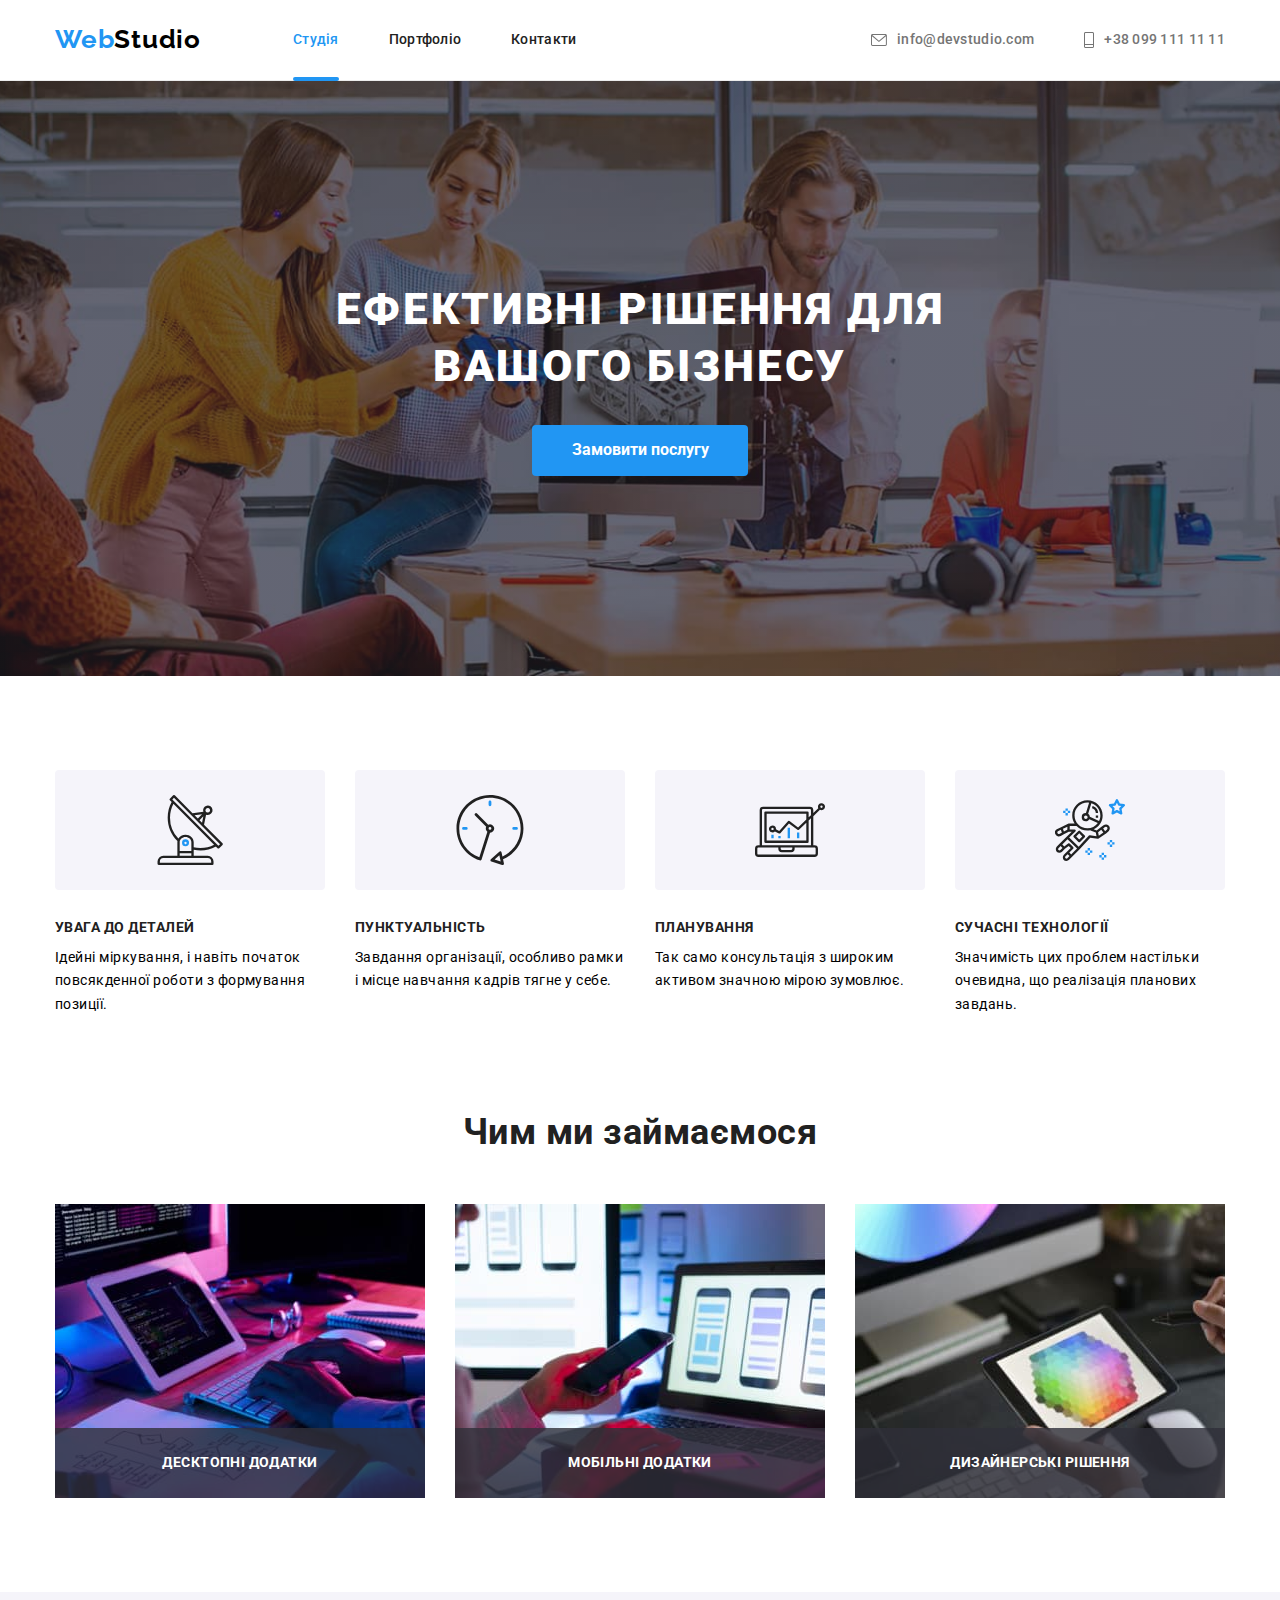
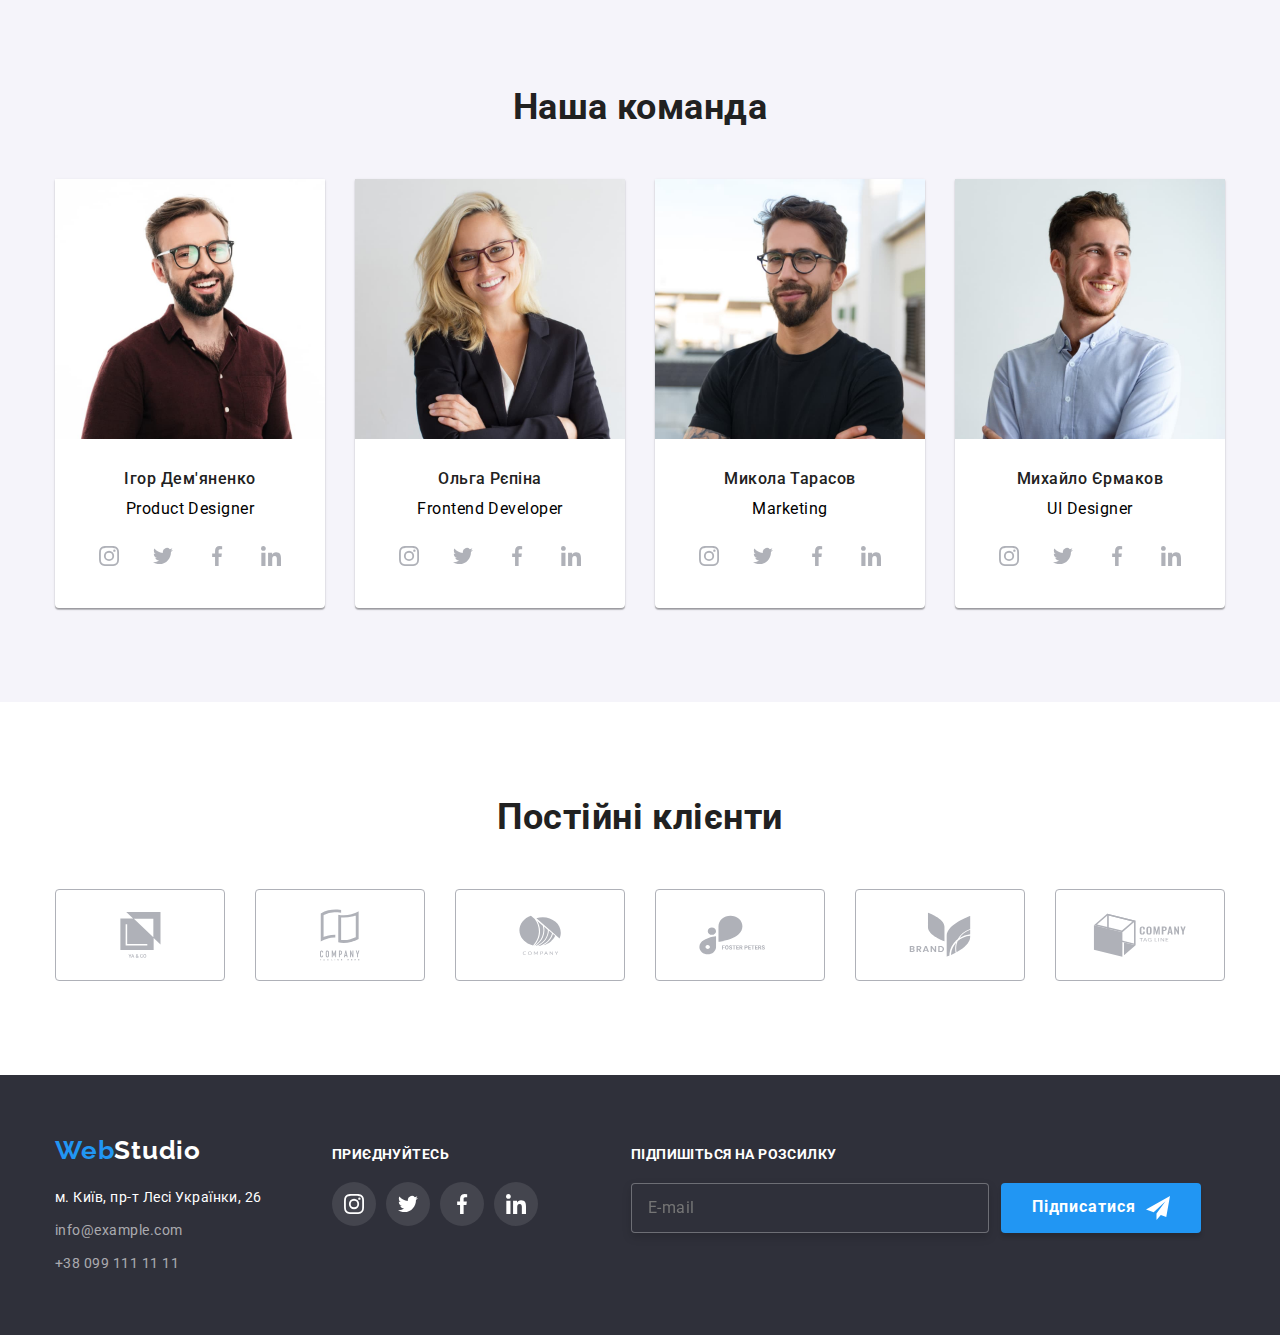
<file: index.html>
<!DOCTYPE html>
<html lang="uk">
<head>
    <meta charset="UTF-8">
    <meta http-equiv="X-UA-Compatible" content="IE=edge">
    <meta name="viewport" content="width=device-width, initial-scale=1.0">
    <title>Студія</title>
    <link rel="preconnect" href="https://fonts.googleapis.com">
    <link rel="preconnect" href="https://fonts.gstatic.com" crossorigin>
    <link href="https://fonts.googleapis.com/css2?family=Raleway:wght@700&family=Roboto:wght@400;500;700;900&display=swap"
        rel="stylesheet">  
    <link rel="stylesheet" href="https://cdnjs.cloudflare.com/ajax/libs/modern-normalize/1.1.0/modern-normalize.min.css">
    <link rel="stylesheet" href="./css/main.min.css">
    <!-- <link rel="stylesheet" href="./css/styles.css"> -->
</head>
<body>
    <header class="page-header">
        <div class="conteiner conteiner--centering">
        <nav class="page-header__nav">
            <a href="./index.html" class="logo">
                <span class="logo__style">Web</span>Studio
            </a>
            <ul class="site-nav">
                <li class="site-nav__item"><a href="./index.html" class="site-nav__link site-nav__link--current">Студія</a></li>
                <li class="site-nav__item"><a href="./portfolio.html" class="site-nav__link">Портфоліо</a></li>
                <li class="site-nav__item"><a href="" class="site-nav__link">Контакти</a></li>
            </ul>
        </nav>
        <ul class="feedback">
            <li class="feedback__item"><a href="info@devstudio.com" class="feedback__link">
                <svg class="feedback__envelope">
                    <use href="./images/sprayt.svg#icon-envelope"></use>
                </svg>info@devstudio.com</a></li>
            <li class="feedback__item"><a href="tel:+380991111111" class="feedback__link">
                <svg class="feedback__smartfon">
                    <use href="./images/sprayt.svg#icon-Vector"></use>
                </svg>+38 099 111 11 11</a></li>
        </ul>
        </div>
    </header>
    <main>
        <section class="hero-section">
            <div class="conteiner">
                <h1 class="hero-section__title">Ефективні рішення для вашого бізнесу</h1>
                <button type="button" class="hero-button" data-modal-open>Замовити послугу</button>
            </div>
        </section>
        <section class="section">
           <div class="conteiner">
            <h2 class="section__title section__title--hidden">Наші переваги</h2>
            <ul class="benefits">
                <li class="benefits__item">
                    <div class="benefits__conteiner">
                        <svg class="benefits__icon">
                            <use href="./images/sprayt.svg#icon-Group"></use>
                        </svg>
                    </div>
                    <h3 class="benefits__title">УВАГА ДО ДЕТАЛЕЙ</h3>
                    <p class="benefits__post">Ідейні міркування, і навіть початок повсякденної роботи з формування позиції.</p>
                </li>
                <li class="benefits__item">
                    <div class="benefits__conteiner">
                        <svg class="benefits__icon">
                            <use href="./images/sprayt.svg#icon-clock"></use>
                        </svg>
                    </div>
                    <h3 class="benefits__title">ПУНКТУАЛЬНІСТЬ</h3>
                    <p class="benefits__post">Завдання організації, особливо рамки і місце навчання кадрів тягне у себе.</p>
                </li>
                <li class="benefits__item">
                    <div class="benefits__conteiner">
                        <svg class="benefits__icon">
                            <use href="./images/sprayt.svg#icon-diagram"></use>
                        </svg>
                    </div>
                    <h3 class="benefits__title">ПЛАНУВАННЯ</h3>
                    <p class="benefits__post">Так само консультація з широким активом значною мірою зумовлює.</p>
                </li>
                <li class="benefits__item">
                    <div class="benefits__conteiner">
                        <svg class="benefits__icon">
                            <use href="./images/sprayt.svg#icon-astronaut"></use>
                        </svg>
                    </div>
                    <h3 class="benefits__title">СУЧАСНІ ТЕХНОЛОГІЇ</h3>
                    <p class="benefits__post">Значимість цих проблем настільки очевидна, що реалізація планових завдань.</p>
                </li>
            </ul>
           </div>
        </section>
        <section class="section">
            <div class="conteiner">
                <h2 class="section__title">Чим ми займаємося</h2>
                <ul class="actings">
                    <li class="actings__item">
                        <div class="actings__container">
                            <img src="./images/pc.jpg" alt="ноутбук" width="370" class="actings__image">
                            <div class="actings__post-container">
                                <p class="actings__post">Десктопні додатки</p>
                            </div>
                        </div>
                    </li>
                    <li class="actings__item">
                        <div class="actings__container">
                            <img src="./images/phone.jpg" alt="телефон" width="370" class="actings__image">
                            <div class="actings__post-container">
                                <p class="actings__post">Мобільні додатки</p>
                            </div>
                        </div>
                    </li>
                    <li class="actings__item">
                        <div class="actings__container">
                            <img src="./images/tablet.jpg" alt="планшет" width="370" class="actings__image">
                            <div class="actings__post-container">
                                <p class="actings__post">Дизайнерські рішення</p>
                            </div>
                        </div>
                    </li>
                </ul>
            </div>
        </section>
        <section class="section section--backgraund">
            <div class="conteiner">
                <h2 class="section__title">Наша команда</h2>
                <ul class="team">
                    <li class="team__item">
                        <img src="images/Ihor.jpg" alt="фото Ігор Дем'яненко" width="270" class="team__image">
                        <h3 class="team__title">Ігор Дем'яненко</h3>
                        <p class="team__post">Product Designer</p>
                        <ul class="social-networks">
                            <li>
                                <a href="" class="social-networks__link">
                                    <svg class="social-networks__icon">
                                        <use href="./images/sprayt.svg#icon-instagram-team"></use>
                                    </svg>
                                </a>
                            </li>
                            <li>
                                <a href="" class="social-networks__link">
                                    <svg class="social-networks__icon">
                                        <use href="./images/sprayt.svg#icon-twitter-team"></use>
                                    </svg>
                                </a>
                            </li>
                            <li>
                                <a href="" class="social-networks__link">
                                    <svg class="social-networks__icon">
                                        <use href="./images/sprayt.svg#icon-facebook-team"></use>
                                    </svg>
                                </a>
                            </li>
                            <li>
                                <a href="" class="social-networks__link">
                                    <svg class="social-networks__icon">
                                        <use href="./images/sprayt.svg#icon-linkedin-team"></use>
                                    </svg>
                                </a>
                            </li>
                        </ul>
                    </li>
                    <li class="team__item">
                        <img src="images/Olha.jpg" alt="фото Ольга Рєпіна" width="270" class="team__image">
                        <h3 class="team__title">Ольга Рєпіна</h3>
                        <p class="team__post">Frontend Developer</p>
                        <ul class="social-networks">
                            <li>
                                <a href="" class="social-networks__link">
                                    <svg class="social-networks__icon">
                                        <use href="./images/sprayt.svg#icon-instagram-team"></use>
                                    </svg>
                                </a>
                            </li>
                            <li>
                                <a href="" class="social-networks__link">
                                    <svg class="social-networks__icon">
                                        <use href="./images/sprayt.svg#icon-twitter-team"></use>
                                    </svg>
                                </a>
                            </li>
                            <li>
                                <a href="" class="social-networks__link">
                                    <svg class="social-networks__icon">
                                        <use href="./images/sprayt.svg#icon-facebook-team"></use>
                                    </svg>
                                </a>
                            </li>
                            <li>
                                <a href="" class="social-networks__link">
                                    <svg class="social-networks__icon">
                                        <use href="./images/sprayt.svg#icon-linkedin-team"></use>
                                    </svg>
                                </a>
                            </li>
                        </ul>
                    </li>
                    <li class="team__item">
                        <img src="images/Koly.jpg" alt="фото Микола Тарасов" width="270" class="team__image">
                        <h3 class="team__title">Микола Тарасов</h3>
                        <p class="team__post">Marketing</p>
                        <ul class="social-networks">
                            <li>
                                <a href="" class="social-networks__link">
                                    <svg class="social-networks__icon">
                                        <use href="./images/sprayt.svg#icon-instagram-team"></use>
                                    </svg>
                                </a>
                            </li>
                            <li>
                                <a href="" class="social-networks__link">
                                    <svg class="social-networks__icon">
                                        <use href="./images/sprayt.svg#icon-twitter-team"></use>
                                    </svg>
                                </a>
                            </li>
                            <li>
                                <a href="" class="social-networks__link">
                                    <svg class="social-networks__icon">
                                        <use href="./images/sprayt.svg#icon-facebook-team"></use>
                                    </svg>
                                </a>
                            </li>
                            <li>
                                <a href="" class="social-networks__link">
                                    <svg class="social-networks__icon">
                                        <use href="./images/sprayt.svg#icon-linkedin-team"></use>
                                    </svg>
                                </a>
                            </li>
                        </ul>
                    <li class="team__item">
                        <img src="images/Misha.jpg" alt="фото Михайло Єрмаков" width="270" class="team__image">
                        <h3 class="team__title">Михайло Єрмаков</h3>
                        <p class="team__post">UI Designer</p>
                        <ul class="social-networks">
                            <li>
                                <a href="" class="social-networks__link">
                                    <svg class="social-networks__icon">
                                        <use href="./images/sprayt.svg#icon-instagram-team"></use>
                                    </svg>
                                </a>
                            </li>
                            <li>
                                <a href="" class="social-networks__link">
                                    <svg class="social-networks__icon">
                                        <use href="./images/sprayt.svg#icon-twitter-team"></use>
                                    </svg>
                                </a>
                            </li>
                            <li>
                                <a href="" class="social-networks__link">
                                    <svg class="social-networks__icon">
                                        <use href="./images/sprayt.svg#icon-facebook-team"></use>
                                    </svg>
                                </a>
                            </li>
                            <li>
                                <a href="" class="social-networks__link">
                                    <svg class="social-networks__icon">
                                        <use href="./images/sprayt.svg#icon-linkedin-team"></use>
                                    </svg>
                                </a>
                            </li>
                        </ul>
                    </li>
                </ul>
            </div>
        </section>
        <section class="section">
            <div class="conteiner">
                <h2 class="section__title">Постійні клієнти</h2>
                <ul class="customers">
                    <li>
                        <a href="" class="customer__link">
                            <svg class="customer__ya-and-co-icon">
                                <use href="./images/sprayt.svg#icon-YA-and-CO"></use>
                            </svg>
                        </a>
                    </li>
                    <li>
                        <a href="" class="customer__link">
                            <svg class="customer__tagline-icon">
                                <use href="./images/sprayt.svg#icon-tagline"></use>
                            </svg>
                        </a>
                    </li>
                    <li>
                        <a href="" class="customer__link">
                            <svg class="customer__company-icon">
                                <use href="./images/sprayt.svg#icon-company"></use>
                            </svg>
                        </a>
                    </li>
                    <li>
                        <a href="" class="customer__link">
                            <svg class="customer__foster-icon">
                                <use href="./images/sprayt.svg#icon-foster"></use>
                            </svg>
                        </a>
                    </li>
                    <li>
                        <a href="" class="customer__link">
                            <svg class="customer__brand-icon">
                                 <use href="./images/sprayt.svg#icon-brand"></use>
                            </svg>
                        </a>
                    </li>
                    <li>
                        <a href="" class="customer__link">
                            <svg class="customer__tag-line-icon">
                                <use href="./images/sprayt.svg#icon-tag-line"></use>
                            </svg>
                        </a>
                    </li>
                </ul>
            </div>
        </section>
    </main>
    <footer class="footer">
        <div class="conteiner conteiner--centering-baseline">
            <div class="address-container">
                <a href="./index.html" class="logo logo--color"><span class="logo__style">Web</span>Studio</a>
                <address>
                    <ul class="footer__section">
                        <li class="footer__item">
                            <a href="https://goo.gl/maps/1Dg9ZGH78BXYVgJ18" target="_blank" rel="noreferer noopener nofollow"
                                class="footer__link footer__link--color">м. Київ, пр-т Лесі
                                Українки, 26
                            </a>
                        </li>
                        <li class="footer__item">
                            <a href="info@example.com" class="footer__link">info@example.com</a>
                        </li>
                        <li class="footer__item">
                            <a href="tel:+380991111111" class="footer__link">+38 099 111 11 11</a>
                        </li>
                    </ul>
                </address>
            </div>
            <div class="footer-subscribe">
                <h2 class="footer-subscribe__title">приєднуйтесь</h2>
                <ul class="networks">
                <li>
                    <a href="" class="networks__link">
                        <svg class="networks__icon">
                            <use href="./images/sprayt.svg#icon-instagram"></use>
                        </svg>
                    </a>
                </li>
                <li>
                    <a href="" class="networks__link">
                        <svg class="networks__icon">
                            <use href="./images/sprayt.svg#icon-twitter"></use>
                        </svg>
                    </a>
                </li>
                <li>
                    <a href="" class="networks__link">
                        <svg class="networks__icon">
                            <use href="./images/sprayt.svg#icon-facebook"></use>
                        </svg>
                    </a>
                </li>
                <li>
                    <a href="" class="networks__link">
                        <svg class="networks__icon">
                            <use href="./images/sprayt.svg#icon-linkedin"></use>
                        </svg>
                    </a>
                </li>
                </ul>
            </div>
            <div class="form-conteiner">
                <p class="form-conteiner__post">Підпишіться на розсилку</p>
                <form class="footer-form">
                    <label>
                        <input type="email" name="mail" placeholder="E-mail" class="footer-form__input">
                    </label>
                    <button type="button" class="footer-button">Підписатися
                        <svg class="footer-button__icon">
                            <use href="./images/sprayt.svg#icon-send"></use>
                        </svg>
                    </button>
                </form>
            </div>
        </div>
    </footer>
<!-- BACKDROP -->
    <div class="backdrop is-hidden" data-modal>
        <div class="modal">
            <button class="button-close" data-modal-close>
                <svg class="button-close__icon">
                    <use href="./images/sprayt.svg#icon-close"></use>
                </svg>
            </button>
            <p class="modal__post">Залиште свої дані, ми вам передзвонимо</p>
            <form class="fildset">
                <div class="fildset__form-field">
                    <label for="name" class="fildset__label">Ім'я</label>
                    <input type="text" name="name" id="name" class="fildset__input">
                    <span class="fildset__icon">
                        <svg class="fildset__name-icon">
                            <use href="./images/sprayt.svg#icon-name"></use>
                        </svg>
                    </span>
                </div>

                <div class="fildset__form-field">
                    <label for="phone" class="fildset__label">Телефон</label>
                    <input type="tel" name="phone" id="phone" class="fildset__input">
                    <span class="fildset__icon">
                        <svg class="fildset__namber-icon">
                            <use href="./images/sprayt.svg#icon-namber"></use>
                        </svg>
                    </span>
                </div>

                <div class="fildset__form-field">
                    <label for="email" class="fildset__label">Пошта</label>
                    <input type="email" name="mail" id="email" class="fildset__input">
                    <span class="fildset__icon">
                        <svg class="fildset__email-icon">
                            <use href="./images/sprayt.svg#icon-email"></use>
                        </svg>
                    </span>
                </div>

                <div class="fildset-comment">
                    <label for="feedback" class="fildset-comment__label">Коментар</label>
                    <textarea name="feedback" id="feedback" rows="10" placeholder="Введіть текст" class="fildset-comment__textarea"></textarea>
                </div>
                
                <label class="check-mark">
                    <input class="check-mark__checkbox" type="checkbox" name="topic" value="agree">
                    <span class="check-mark__icon"></span>
                    Погоджуюся з розсилкою та приймаю
                    <a href="" class="check-mark__link">Умови договору</a>
                </label>
                
                <button type="submit" class="form-button">Відправити</button>
            </form>
            
        </div>
    </div>
    
    <script src="./js/modal.js"></script>
</body>
</html>
</file>
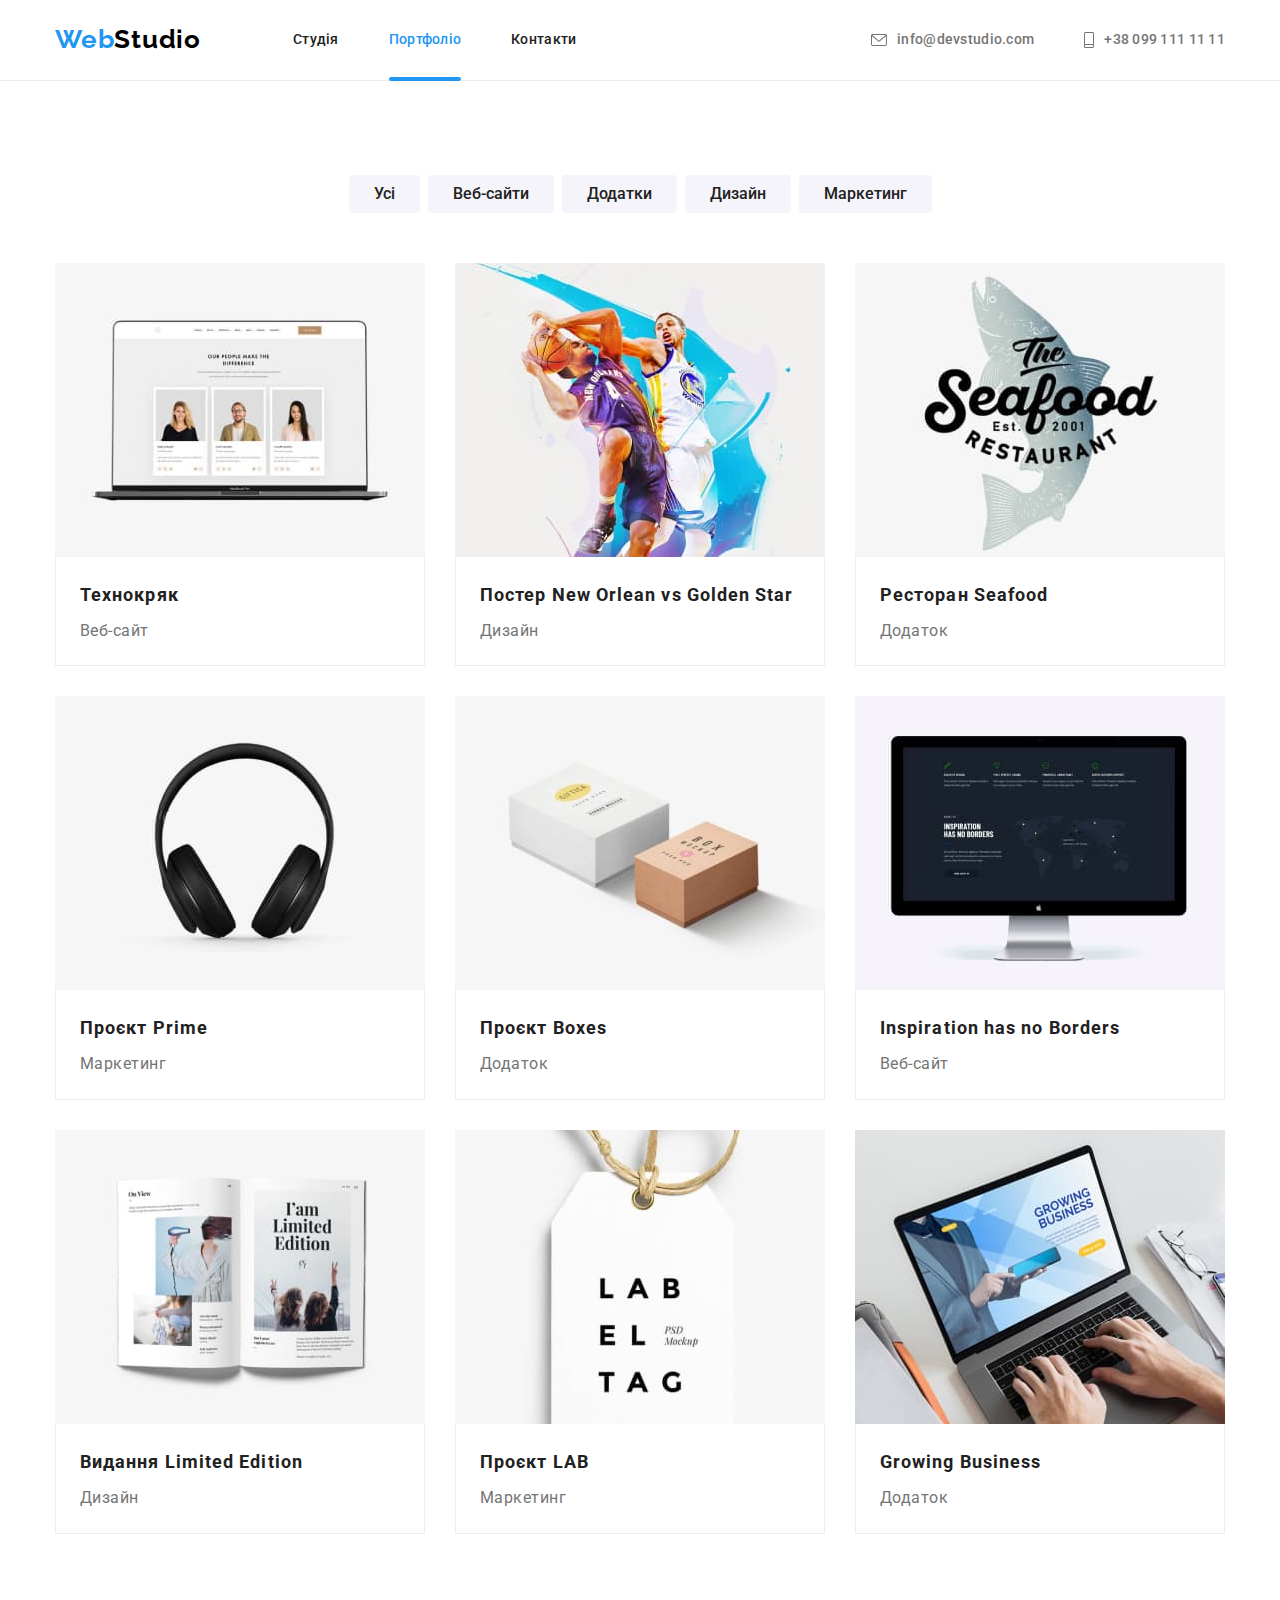
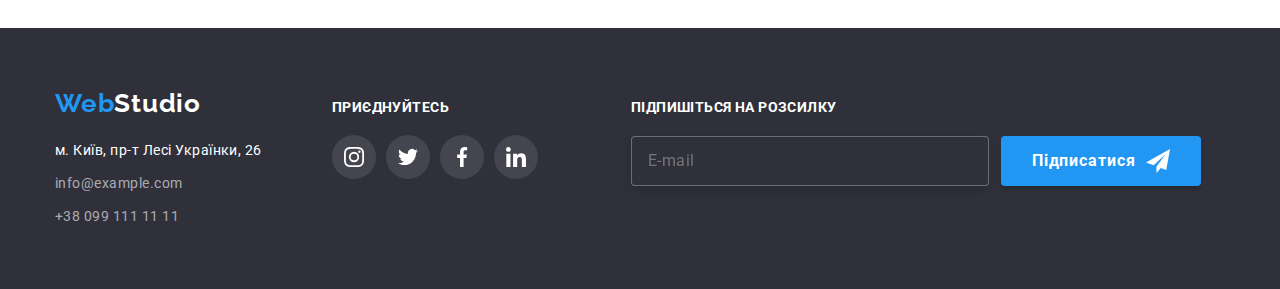
<file: portfolio.html>
<!DOCTYPE html>
<html lang="uk">
<head>
    <meta charset="UTF-8">
    <meta http-equiv="X-UA-Compatible" content="IE=edge">
    <meta name="viewport" content="width=device-width, initial-scale=1.0">
    <title>Portfolio</title>
    <link rel="preconnect" href="https://fonts.googleapis.com">
    <link rel="preconnect" href="https://fonts.gstatic.com" crossorigin>
    <link href="https://fonts.googleapis.com/css2?family=Raleway:wght@700&family=Roboto:wght@400;500;700;900&display=swap"
        rel="stylesheet">
    <link rel="stylesheet" href="https://cdnjs.cloudflare.com/ajax/libs/modern-normalize/1.1.0/modern-normalize.min.css">
    <link rel="stylesheet" href="./css/main.min.css">
    <!-- <link rel="stylesheet" href="./css/styles.css"> -->
</head>
<body class="page">
    <header class="page-header">
        <div class="conteiner conteiner--centering">
            <nav class="page-header__nav">
                <a href="./index.html" class="logo">
                    <span class="logo__style">Web</span>Studio
                </a>
                <ul class="site-nav">
                    <li class="site-nav__item"><a href="./index.html" class="site-nav__link">Студія</a></li>
                    <li class="site-nav__item"><a href="./portfolio.html" class="site-nav__link site-nav__link--current">Портфоліо</a></li>
                    <li class="site-nav__item"><a href="" class="site-nav__link">Контакти</a></li>
                </ul>
            </nav>
            <ul class="feedback">
                <li class="feedback__item"><a href="info@devstudio.com" class="feedback__link">
                        <svg class="feedback__envelope">
                            <use href="./images/sprayt.svg#icon-envelope"></use>
                        </svg>info@devstudio.com</a></li>
                <li class="feedback__item"><a href="tel:+380991111111" class="feedback__link">
                        <svg class="feedback__smartfon">
                            <use href="./images/sprayt.svg#icon-Vector"></use>
                        </svg>+38 099 111 11 11</a></li>
            </ul>
        </div>
    </header>
    <main>
        <section class="section">
            <div class="conteiner">
                <h1 class="section__title section__title--hidden">Наші роботи</h1>
                <ul class="button-list">
                    <li class="button-list__item"><button type="button" class="button-list__button">Усі</button></li>
                    <li class="button-list__item"><button type="button" class="button-list__button">Веб-сайти</button></li>
                    <li class="button-list__item"><button type="button" class="button-list__button">Додатки</button></li>
                    <li class="button-list__item"><button type="button" class="button-list__button">Дизайн</button></li>
                    <li class="button-list__item"><button type="button" class="button-list__button">Маркетинг</button></li>
                </ul>
                <ul class="examples">
                    <li class="examples__item">
                        <a href="" class="examples__link">
                            <div class="examples__thumb">
                                <img src="./images/project.jpg" alt="Технокряк" width="370" class="examples__image">
                                <div class="examples__overlay">
                                    <div class="examples__text-conteiner">
                                        <p class="examples__text">Ресурс пропонує комплексні пропозиції з різним рівнем функціоналу та сервісів. Все це
                                            дозволить відвідувачу отримати
                                            вичерпні відомості про компанію чи приватну особу.</p>
                                    </div>
                                </div>
                            </div>
                            <div class="examples__container">
                                <h2 class="examples__title">Технокряк</h2>
                                <p class="examples__post">Веб-сайт</p>
                            </div>
                        </a>
                    </li>
                    <li class="examples__item">
                        <a href="" class="examples__link">
                            <div class="examples__thumb">
                                <img src="./images/poster.jpg" alt="Постер" width="370" class="examples__image">
                                <div class="examples__overlay">
                                    <div class="examples__text-conteiner">
                                        <p class="examples__text">Ресурс пропонує комплексні пропозиції з різним рівнем функціоналу та сервісів. Все
                                            це
                                            дозволить відвідувачу отримати
                                            вичерпні відомості про компанію чи приватну особу.</p>
                                    </div>
                                </div>
                            </div>
                            <div class="examples__container">
                                <h2 class="examples__title">Постер New Orlean vs Golden Star</h2>
                                <p class="examples__post">Дизайн</p>
                            </div>
                        </a>
                    </li>
                    <li class="examples__item">
                        <a href="" class="examples__link">
                            <div class="examples__thumb">
                                <img src="./images/fish.jpg" alt="Ресторан" width="370" class="examples__image">
                                <div class="examples__overlay">
                                    <div class="examples__text-conteiner">
                                        <p class="examples__text">Ресурс пропонує комплексні пропозиції з різним рівнем функціоналу та сервісів. Все
                                            це
                                            дозволить відвідувачу отримати
                                            вичерпні відомості про компанію чи приватну особу.</p>
                                    </div>
                                </div>
                            </div>
                            <div class="examples__container">
                                <h2 class="examples__title">Ресторан Seafood</h2>
                                <p class="examples__post">Додаток</p>
                            </div>
                        </a>
                    </li>
                    <li class="examples__item">
                        <a href="" class="examples__link">
                            <div class="examples__thumb">
                                <img src="./images/hedphone.jpg" alt="Проєкт Prime" width="370" class="examples__image">
                                <div class="examples__overlay">
                                    <div class="examples__text-conteiner">
                                        <p class="examples__text">Ресурс пропонує комплексні пропозиції з різним рівнем функціоналу та сервісів. Все
                                            це
                                            дозволить відвідувачу отримати
                                            вичерпні відомості про компанію чи приватну особу.</p>
                                    </div>
                                </div>
                            </div>
                            <div class="examples__container">
                                <h2 class="examples__title">Проєкт Prime</h2>
                                <p class="examples__post">Маркетинг</p>
                            </div>
                        </a>
                    </li>
                    <li class="examples__item">
                        <a href="" class="examples__link">
                            <div class="examples__thumb">
                                <img src="./images/box.jpg" alt="Проєкт Boxes" width="370" class="examples__image">
                                <div class="examples__overlay">
                                    <div class="examples__text-conteiner">
                                        <p class="examples__text">Ресурс пропонує комплексні пропозиції з різним рівнем функціоналу та сервісів. Все
                                            це
                                            дозволить відвідувачу отримати
                                            вичерпні відомості про компанію чи приватну особу.</p>
                                    </div>
                                </div>
                            </div>
                            <div class="examples__container">
                                <h2 class="examples__title">Проєкт Boxes</h2>
                                <p class="examples__post">Додаток</p>
                            </div>
                        </a>
                    </li>
                    <li class="examples__item">
                        <a href="" class="examples__link">
                            <div class="examples__thumb">
                                <img src="./images/monitor.jpg" alt="Inspiration has no Borders" width="370" class="examples__image">
                                <div class="examples__overlay">
                                    <div class="examples__text-conteiner">
                                        <p class="examples__text">Ресурс пропонує комплексні пропозиції з різним рівнем функціоналу та сервісів. Все
                                            це
                                            дозволить відвідувачу отримати
                                            вичерпні відомості про компанію чи приватну особу.</p>
                                    </div>
                                </div>
                            </div>
                            <div class="examples__container">
                                <h2 class="examples__title">Inspiration has no Borders</h2>
                                <p class="examples__post">Веб-сайт</p>
                            </div>
                        </a>
                    </li>
                    <li class="examples__item">
                        <a href="" class="examples__link">
                            <div class="examples__thumb">
                                <img src="./images/book.jpg" alt="Видання Limited Edition" width="370" class="examples__image">
                                <div class="examples__overlay">
                                    <div class="examples__text-conteiner">
                                        <p class="examples__text">Ресурс пропонує комплексні пропозиції з різним рівнем функціоналу та сервісів. Все
                                            це
                                            дозволить відвідувачу отримати
                                            вичерпні відомості про компанію чи приватну особу.</p>
                                    </div>
                                </div>
                            </div>
                            <div class="examples__container">
                                <h2 class="examples__title">Видання Limited Edition</h2>
                                <p class="examples__post">Дизайн</p>
                            </div>
                        </a>
                    </li>
                    <li class="examples__item">
                        <a href="" class="examples__link">
                            <div class="examples__thumb">
                                <img src="./images/tag.jpg" alt="Проєкт LAB" width="370" class="examples__image">
                                <div class="examples__overlay">
                                    <div class="examples__text-conteiner">
                                        <p class="examples__text">Ресурс пропонує комплексні пропозиції з різним рівнем функціоналу та сервісів. Все
                                            це
                                            дозволить відвідувачу отримати
                                            вичерпні відомості про компанію чи приватну особу.</p>
                                    </div>
                                </div>
                            </div>
                            <div class="examples__container">
                                <h2 class="examples__title">Проєкт LAB</h2>
                                <p class="examples__post">Маркетинг</p>
                            </div>
                        </a>
                    </li>
                    <li class="examples__item">
                        <a href="" class="examples__link">
                            <div class="examples__thumb">
                                <img src="./images/notebook.jpg" alt="Growing Business" width="370" class="examples__image">
                                <div class="examples__overlay">
                                    <div class="examples__text-conteiner">
                                        <p class="examples__text">Ресурс пропонує комплексні пропозиції з різним рівнем функціоналу та сервісів. Все
                                            це
                                            дозволить відвідувачу отримати
                                            вичерпні відомості про компанію чи приватну особу.</p>
                                    </div>
                                </div>
                            </div>
                            <div class="examples__container">
                                <h2 class="examples__title">Growing Business</h2>
                                <p class="examples__post">Додаток</p>
                            </div>
                        </a>
                    </li>
                </ul>
            </div>
        </section>
    </main>
    <footer class="footer">
        <div class="conteiner conteiner--centering-baseline">
            <div class="address-container">
                <a href="./index.html" class="logo logo--color"><span class="logo__style">Web</span>Studio</a>
                <address>
                    <ul class="footer__section">
                        <li class="footer__item">
                            <a href="https://goo.gl/maps/1Dg9ZGH78BXYVgJ18" target="_blank"
                                rel="noreferer noopener nofollow" class="footer__link footer__link--color">м. Київ, пр-т
                                Лесі
                                Українки, 26
                            </a>
                        </li>
                        <li class="footer__item">
                            <a href="info@example.com" class="footer__link">info@example.com</a>
                        </li>
                        <li class="footer__item">
                            <a href="tel:+380991111111" class="footer__link">+38 099 111 11 11</a>
                        </li>
                    </ul>
                </address>
            </div>
            <div class="footer-subscribe">
                <h2 class="footer-subscribe__title">приєднуйтесь</h2>
                <ul class="networks">
                    <li>
                        <a href="" class="networks__link">
                            <svg class="networks__icon">
                                <use href="./images/sprayt.svg#icon-instagram"></use>
                            </svg>
                        </a>
                    </li>
                    <li>
                        <a href="" class="networks__link">
                            <svg class="networks__icon">
                                <use href="./images/sprayt.svg#icon-twitter"></use>
                            </svg>
                        </a>
                    </li>
                    <li>
                        <a href="" class="networks__link">
                            <svg class="networks__icon">
                                <use href="./images/sprayt.svg#icon-facebook"></use>
                            </svg>
                        </a>
                    </li>
                    <li>
                        <a href="" class="networks__link">
                            <svg class="networks__icon">
                                <use href="./images/sprayt.svg#icon-linkedin"></use>
                            </svg>
                        </a>
                    </li>
                </ul>
            </div>
            <div class="form-conteiner">
                <p class="form-conteiner__post">Підпишіться на розсилку</p>
                <form class="footer-form">
                    <label>
                        <input type="email" name="mail" placeholder="E-mail" class="footer-form__input">
                    </label>
                    <button type="button" class="footer-button">Підписатися
                        <svg class="footer-button__icon">
                            <use href="./images/sprayt.svg#icon-send"></use>
                        </svg>
                    </button>
                </form>
            </div>
        </div>
    </footer>
</body>
</html>
</file>
<file: css/styles.css>
:root{
    --primary-text-color: #757575;
    --title-text-color: #212121;
    --acent-color: #2196F3;
    --primary-bcg-color: #ffffff;

}
/* html{
    box-sizing: border-box;
}
*,
*::before,
*::after {
    box-sizing: inherit;
} */
h1, h2, h3, p, ul{
    margin: 0px;
    padding: 0px;
}
.page-header {
    background-color: var(--primary-bcg-color);
    border-bottom: 1px solid #ECECEC;
}
.conteiner{
    margin-left: auto;
    margin-right: auto;
    padding-left: 15px;
    padding-right: 15px;
    width: 1200px;
}
.conteiner--centering{
    display: flex;
    align-items: center;
    
}
.page-header__nav{
    display: flex;
    align-items: center;
}
.logo{
    width: 145px;
    font-family: 'Raleway';
    font-weight: 700;
    font-size: 26px;
    line-height: 1.2;
    color: #000000;
    text-decoration: none;
}
.logo--color{
    display: inline-block;
    margin-bottom: 20px;

    color: var(--primary-bcg-color);
}
.logo__style {
    color: var(--acent-color);
}
.logo:focus{
    color: var(--acent-color);
}
.site-nav {
    display: flex;
    list-style: none;
    margin-left: 93px;

}
.site-nav__item+.site-nav__item {
    margin-left: 50px;
}
.site-nav__link{
    display: block;
    padding-top: 32px;
    padding-bottom: 32px;

    color: var(--title-text-color);
    font-weight: 500;
    font-size: 14px;
    line-height: 1.1;
    letter-spacing: 0.02em;
    text-decoration: none;

    position: relative;

    transition: color 250ms cubic-bezier(0.4, 0, 0.2, 1);
}
.site-nav__link:hover,
.site-nav__link:focus,
.site-nav__link--current{
    color: var(--acent-color);
}
.site-nav__link--current::after{
    position: absolute;
    left: 0;
    bottom: -1px;
    display: block;
    content: " ";
    width: 100%;
    height: 4px;
    background-color: var(--acent-color);
    border-radius: 2px;
}
.feedback {
    display: flex;
    margin-left: auto;

    list-style: none;
}
.feedback__item+.feedback__item{
    margin-left: 50px;
}
.feedback__link{
    display: inline-flex;
    align-items: center;
    padding-top: 32px;
    padding-bottom: 32px;

    color: #757575;
    font-weight: 500;
    font-size: 14px;
    line-height: 1.1;
    letter-spacing: 0.02em;
    text-decoration: none;

    transition: color 250ms cubic-bezier(0.4, 0, 0.2, 1);
}
.feedback__link:hover,
.feedback__link:focus{
    color: var(--acent-color);
}
.feedback__envelope{
    width: 16px;
    height: 12px;
    margin-right: 10px;
    fill: currentColor;
}
.feedback__smartfon{
    width: 10px;
    height: 16px;
    margin-right: 10px;
    fill: currentColor;
}


/*body*/

body{
    background-color: var(--primary-bcg-color);
    color: var(--primary-text-color);
    font-family: 'Roboto', sans-serif;
    font-style: normal;
    font-weight: 400;
    letter-spacing: 0.03em;
}   

/*секція герой*/
.hero-section{
    max-width: 1600px;
    background-image: linear-gradient(
        to right,
        rgba(47, 48, 58, 0.4),
        rgba(47, 48, 58, 0.4)
        ), url(../images/hero-img-bg.jpg);
    background-repeat: no-repeat;
    background-position: center;
    background-size: cover;

    margin-left: auto;
    margin-right: auto;
    padding-top: 200px;
    padding-bottom: 200px;

    background-color: #2F303A;
    text-align: center;
}
.hero-section__title{
    margin-left: auto;
    margin-right: auto;
    margin-bottom: 30px;
    width: 696px;

    color: var(--primary-bcg-color);
    font-weight: 900;
    font-size: 44px;
    line-height: 1.3;
    letter-spacing: 0.06em;
    text-transform: uppercase;
}
.hero-button{
    border: 1px solid transparent;
    display: inline-block;
    border-radius: 4px;
    padding: 10px 32px;
    min-width: 216px;

    background-color: var(--acent-color);
    color: var(--primary-bcg-color);
    font-weight: 700;
    font-size: 16px;
    line-height: 1.8;
    cursor: pointer;
}
.hero-button:hover,
.hero-button:focus{
    color: var(--primary-bcg-color);
}
/*заголовки секцій*/
.section{
    padding-top: 94px;
    padding-bottom: 94px;
}
.section__title{
    margin-bottom: 50px;

    color: var(--title-text-color);
    font-weight: 700;
    font-size: 36px;
    line-height: 1.2;
    text-align: center;
}
.section__title--hidden{
    display: none;
}
/*перелік переваг*/
.benefits{
    display: flex;

    list-style: none;
}
.benefits__item+ .benefits__item{
    margin-left: 30px;
}
.benefits__conteiner{
    display: inline-flex;
    justify-content: center;
    align-items: center;
    width: 270px;
    height: 120px;
    background: #F5F4FA;
    border-radius: 4px;
    margin-bottom: 30px;
}
.benefits__icon{
    width: 70px;
    height: 70px;
}
.benefits__title{
    margin-bottom: 10px;

    color: var(--title-text-color);
    font-weight: 700;
    font-size: 14px;
    line-height: 1.1;
}
.benefits__post{
    font-size: 14px;
    line-height: 1.7;
}
/* what we do*/
.section:nth-child(3) {
    padding-top: 0px;
}
.actings{
    display: flex;
    list-style: none;
    
}
.actings__item+ .actings__item{
    margin-left: 30px;
}
.actings__container {
    position: relative;
}
.actings__image{
    display: block;
    max-width: 100%;
    height: auto;
}
.actings__post{
    font-weight: 700;
    font-size: 14px;
    line-height: 1.14;
    letter-spacing: 0.03em;
    text-transform: uppercase;
    color: var(--primary-bcg-color);
}
.actings__post-container{
    position: absolute;
    bottom: 0;
    left: 0;
    background-color: rgba(47, 48, 58, 0.8);
    width: 370px;
    height: 70px;
    display: flex;
    justify-content: center;
    align-items: center;
}
/*Team section*/
.section--backgraund {
    background-color: #F5F4FA;
}
.team{
    display: flex;
    list-style: none;
}
.team__item{
    display: inline-block;
    background-color: var(--primary-bcg-color);
    box-shadow: 0px 1px 3px rgba(0, 0, 0, 0.12), 0px 1px 1px rgba(0, 0, 0, 0.14), 0px 2px 1px rgba(0, 0, 0, 0.2);
    border-radius: 0px 0px 4px 4px;
}
.team__item+ .team__item{
    margin-left: 30px;
}
.team__image{
    display: block;
    max-width: 100%;
    height: auto;
}
.team__title{
    padding-top: 30px;
    margin-bottom: 10px;
    text-align: center;

    color: var(--title-text-color);
    font-weight: 500;
    font-size: 16px;
    line-height: 1.2;
}
.team__post{
    margin-bottom: 16px;
    text-align: center;

    font-size: 16px;
    line-height: 1.2;
}
.social-networks{
    display: flex;
    list-style: none;
    justify-content: center;
    column-gap: 10px;
    padding-bottom: 30px;
}
.social-networks__link{
    display: inline-flex;
    justify-content: center;
    align-items: center;
    width: 44px;
    height: 44px;
    color: #AFB1B8;
    border: 0;
    border-radius: 50%;
    background-color: var(--primary-bcg-color);

    transition: color 250ms cubic-bezier(0.4, 0, 0.2, 1),
    background-color 250ms cubic-bezier(0.4, 0, 0.2, 1);
}
.social-networks__link:hover,
.social-networks__link:focus{
    color: #fff;
    background-color: var(--acent-color);
}
.social-networks__icon{
    width: 20px;
    height: 20px;
    fill: currentColor;
}
/* customers section */
.customers{
    display: flex;
    list-style: none;
    justify-content: center;
    column-gap: 30px;
}
.customer__link{
    display: inline-flex;
    justify-content: center;
    align-items: center;
    width: 170px;
    height: 92px;
    color: #AFB1B8;
    border: 1px solid #AFB1B8;
    border-radius: 4px;

    transition: color 250ms cubic-bezier(0.4, 0, 0.2, 1),
    border-color 250ms cubic-bezier(0.4, 0, 0.2, 1);
}
.customer__link:hover,
.customer__link:focus{
    color: var(--acent-color);
    border-color: var(--acent-color);
}
.customer__ya-and-co-icon{
    width: 41px;
    height: 46px;
    fill: currentColor;
}
.customer__tagline-icon{
    width: 40px;
    height: 52px;
    fill: currentColor;
}
.customer__company-icon{
    width: 44px;
    height: 40px;
    fill: currentColor;
}
.customer__foster-icon{
    width: 84px;
    height: 40px;
    fill: currentColor;
}
.customer__brand-icon{
    width: 62.54px;
    height: 45.43px;
    fill: currentColor;
}
.customer__tag-line-icon{
    width: 94px;
    height: 44px;
    fill: currentColor;
}
/*footer*/
.footer{
    padding-top: 60px;
    padding-bottom: 60px;
    background-color: #2F303A;
}
.conteiner--centering-baseline{
    display: flex;
    align-items: baseline;
}
/* .footer-logo {
    display: inline-block;
    margin-bottom: 20px;
    width: 145px;

    font-family: 'Raleway';
    font-style: normal;
    font-weight: 700;
    font-size: 26px;
    line-height: 1.2;
    letter-spacing: 0.03em;
    text-decoration: none;
    color: var(--primary-bcg-color);
}
.footer-logo:focus {
    color: var(--acent-color);
} */
.footer__section{
    list-style: none;
}
.footer__item {
    margin-bottom: 9px;
}

.footer__item:last-child {
    margin-bottom: 0px;
}
.footer__link{
    color: rgba(255, 255, 255, 0.6);
    font-size: 14px;
    line-height: 1.7;
    text-decoration: none;
    font-style: normal;
    
    transition: color 250ms cubic-bezier(0.4, 0, 0.2, 1);
}
.footer__link--color{
    color: var(--primary-bcg-color);
}
.footer__link:hover,
.footer__link:focus{
    color: var(--acent-color);
}

/* Second container */

.footer-subscribe{
    margin-left: 70px;
    width: 206px;
    height: 80px;
}
.footer-subscribe__title{
    margin-bottom: 20px;

    font-weight: 700;
    font-size: 14px;
    line-height: 16px;
    letter-spacing: 0.03em;
    text-transform: uppercase;

    color: #FFFFFF;
}
.networks{
    display: flex;
    list-style: none;
    justify-content: space-between;
}
.networks__link{
    display: inline-flex;
    justify-content: center;
    align-items: center;
    width: 44px;
    height: 44px;
    border: 0;
    border-radius: 50%;
    background-color: rgba(255, 255, 255, 0.1);

    transition: background-color 250ms cubic-bezier(0.4, 0, 0.2, 1);
}
.networks__link:hover,
.networks__link:focus{
    background-color: var(--acent-color);
}
.networks__icon{
    width: 20px;
    height: 20px;
}

/* Third conteiner */

.form-conteiner{
    margin-left: 93px;
}
.form-conteiner__post{
    margin-bottom: 20px;

    font-weight: 700;
    font-size: 14px;
    line-height: 1.14;
    letter-spacing: 0.03em;
    text-transform: uppercase;
    
    color: #FFFFFF;
}
.footer-form{
    display: flex;
    align-items: center;
}
.footer-form__input{
    padding-left: 16px;

    width: 358px;
    height: 50px;

    letter-spacing: 0.03em;
    color: rgba(255, 255, 255, 0.6);

    background-color: #2F303A;
    border: 1px solid rgba(255, 255, 255, 0.3);
    filter: drop-shadow(0px 4px 4px rgba(0, 0, 0, 0.15));
    border-radius: 4px;
    outline: none;
}
.footer-button{
    display: inline-flex;
    justify-content: center;
    align-items: center;
    margin-left: 12px;
    
    width: 200px;
    height: 50px;
    background-color: var(--acent-color);
    box-shadow: 0px 4px 4px rgba(0, 0, 0, 0.15);
    border-radius: 4px;
    border: 1px solid transparent;
    cursor: pointer;

    font-weight: 700;
    font-size: 16px;
    line-height: 1.8;
    letter-spacing: 0.06em;
    color: #FFFFFF;
}
.footer-button__icon{
    margin-left: 10px;
    width: 24px;
    height: 24px;
}

/*button portfolio*/
.button-list{
    display: flex;
    justify-content: center;

    list-style: none;
    margin-bottom: 50px;
}
.button-list__item+ .button-list__item{
    margin-left: 8px;
}
.button-list__button{
    border-radius: 4px;
    border: transparent;
    padding: 6px 25px;

    font-family: inherit;
    background-color: #F5F4FA;
    color: var(--title-text-color);
    font-weight: 500;
    font-size: 16px;
    line-height: 1.6;
    cursor: pointer;

    transition: color 250ms cubic-bezier(0.4, 0, 0.2, 1),
    background-color 250ms cubic-bezier(0.4, 0, 0.2, 1),
    box-shadow 250ms cubic-bezier(0.4, 0, 0.2, 1);
}
.button-list__button:hover,
.button-list__button:focus{
    background-color: var(--acent-color);
    color: var(--primary-bcg-color);
    box-shadow: 0px 3px 1px rgba(0, 0, 0, 0.1), 0px 1px 2px rgba(0, 0, 0, 0.08), 0px 2px 2px rgba(0, 0, 0, 0.12);
}
/*examples portfolio*/
.examples{
    display: flex;
    flex-wrap: wrap;
    list-style: none;
}
.examples__item{
    width: 370px;
    margin-right: 30px;
    margin-bottom: 30px;
    
}
.examples__item:nth-child(3n){
    margin-right: 0px;
}
.examples__item:nth-last-child(-n +3){
    margin-bottom: 0px;
}
.examples__link {
    display: block;
    text-decoration: none;

    transition: box-shadow 250ms cubic-bezier(0.4, 0, 0.2, 1);
    ;
}
.examples__link:hover,
.examples__link:focus {
    box-shadow: 0px 1px 1px rgba(0, 0, 0, 0.12), 0px 4px 4px rgba(0, 0, 0, 0.06), 1px 4px 6px rgba(0, 0, 0, 0.16);
}
.examples__thumb {
    position: relative;
    overflow: hidden;
}
.examples__image{
    display: block;
    max-width: 100%;
    height: auto;
}
.examples__overlay {
    position: absolute;
    top: 0;
    left: 0;
    width: 100%;
    height: 100%;
    background-color: rgba(33, 150, 243, 0.9);

    transform: translateY(101%);
    transition: transform 250ms cubic-bezier(0.4, 0, 0.2, 1);
}
.examples__link:hover .examples__overlay {
    transform: translateY(0);
}
.examples__text-conteiner {
    position: absolute;
    top: 50%;
    left: 50%;
    transform: translate(-50%, -50%);
    width: 322px;
    height: 168px;
}
.examples__text {
    font-family: 'Roboto';
    font-size: 18px;
    line-height: 1.55;
    letter-spacing: 0.03em;

    color: #FFFFFF;
}
.examples__container {
    padding: 20px 24px;
    border-bottom: 1px solid #EEEEEE;
    border-right: 1px solid #EEEEEE;
    border-left: 1px solid #EEEEEE;
}
.examples__title{
    margin-bottom: 4px;

    color: var(--title-text-color);
    font-weight: 700;
    font-size: 18px;
    line-height: 2;
    letter-spacing: 0.06em;
    background-color: #fff;
}
.examples__post{
    color: var(--primary-text-color);
    font-size: 16px;
    line-height: 1.8;
    background-color: #fff;
}
/* Бекдроп та модальне вікно */
.backdrop{
    position: fixed;
    top: 0;
    left: 0;
    width: 100%;
    height: 100%;
    background-color: rgba(0, 0, 0, 0.2);
    
    visibility: visible;
    opacity: 1;
    transition: opacity 250ms cubic-bezier(0.4, 0, 0.2, 1), visibility 250ms cubic-bezier(0.4, 0, 0.2, 1);
}
.is-hidden {
    visibility: hidden;
    opacity: 0;
    pointer-events: none;
}
.backdrop.is-hidden .modal{
    transform: translate(-50%, -50%) scale(1.1);
}
.modal{
    position: absolute;
    top: 50%;
    left: 50%;
    padding: 40px;
    transform: translate(-50%, -50%) scale(1);
    width: 528px;
    height: 581px;
    background-color: #FFFFFF;
    box-shadow: 0px 1px 3px rgba(0, 0, 0, 0.12), 0px 1px 1px rgba(0, 0, 0, 0.14), 0px 2px 1px rgba(0, 0, 0, 0.2);
    border-radius: 4px;

    transition: transform 250ms cubic-bezier(0.4, 0, 0.2, 1);
}
.button-close{
    position: absolute;
    top: 8px;
    right: 8px;
    display: inline-flex;
    justify-content: center;
    align-items: center;
    width: 30px;
    height: 30px;
    background-color: #fff;
    border-radius: 50%;
    border: 1px solid rgba(0, 0, 0, 0.1);
    cursor: pointer;

    transition: color 250ms cubic-bezier(0.4, 02, 0.2, 1);
}
.button-close__icon{
    width: 18px;
    height: 18px;
    fill: currentColor;
}
.button-close:hover{
    color: var(--acent-color);
}
.modal__post {
    margin-bottom: 12px;

    font-weight: 700;
    font-size: 20px;
    line-height: 1.15;
    text-align: center;
    letter-spacing: 0.03em;

    color: #212121;
}
.fildset__form-field{
    position: relative;

    display: flex;
    flex-direction: column;
    margin-bottom: 10px;
}
.fildset__label{
    margin-bottom: 4px;

    font-size: 12px;
    line-height: 1.16;
    letter-spacing: 0.01em;
    
    color: #757575;
}
.fildset__input{
    padding-left: 42px;
    
    width: 448px;
    height: 40px;
    border: 1px solid rgba(33, 33, 33, 0.2);
    border-radius: 4px;
    cursor: pointer;
    outline: none;

    transition: border 250ms cubic-bezier(0.4, 0, 0.2, 1);
}
.fildset__icon{
    display: inline-flex;
    justify-content: center;
    align-content: center;
    position: absolute;
    bottom: 50%;
    left: 12px;
    width: 18px;
    height: 18px;
    color: #212121;
    transform: translateY(115%);

    transition: color 250ms cubic-bezier(0.4, 0, 0.2, 1);
}
.fildset__name-icon{
    width: 12px;
    height: 12px;
    fill: currentColor;
}
.fildset__namber-icon{
    width: 13px;
    height: 13px;
    fill: currentColor;
}
.fildset__email-icon{
    width: 15px;
    height: 12px;
    fill: currentColor;
}
.fildset__input:focus ~ .fildset__icon{
    color: var(--acent-color);
}
.fildset__input:focus{
    border: 1px solid var(--acent-color);
}
.fildset-comment{
    display: flex;
    flex-direction: column;
    margin-bottom: 20px;

    font-size: 12px;
    letter-spacing: 0.01em;
}
.fildset-comment__label{
    margin-bottom: 4px;

    font-size: 12px;
    line-height: 1.16;
    letter-spacing: 0.01em;
}
.fildset-comment__textarea{
    padding-top: 12px;
    padding-left: 16px;
    width: 448px;
    height: 120px;

    font-size: 12px;
    line-height: 1.16;
    letter-spacing: 0.01em;
    color: rgba(117, 117, 117, 0.5);

    border: 1px solid rgba(33, 33, 33, 0.2);
    border-radius: 4px;
    resize: none;
    cursor: pointer;
    outline: none;

    transition: border 250ms cubic-bezier(0.4, 0, 0.2, 1);
}
.fildset-comment__textarea:focus{
    border: 1px solid var(--acent-color);
}
.check-mark{
    display: flex;
    align-items: center;
    justify-content: center;
    margin-bottom: 30px;
    font-size: 14px;
    line-height: 1.71;
}
.check-mark__checkbox {
    appearance: none;
    position: absolute;
}
.check-mark__icon{
    display: inline-block;
    margin-right: 8px;
    width: 16px;
    height: 15px;
    background-image: url(../images/box.svg);
    background-size: contain;
    background-repeat: no-repeat;
}
.check-mark__checkbox:checked ~.check-mark__icon{
    background-color: var(--acent-color);
    background-image: url(../images/check.svg);
    background-size: contain;
    background-origin: border-box;
    border-radius: 2px;
}
.check-mark__link{
    margin-left: 5px;
    color: var(--acent-color);
}
.form-button{
    display: flex;
    justify-content: center;
    align-items: center;
    margin-left: auto;
    margin-right: auto;
    

    width: 200px;
    height: 50px;
    font-weight: 700;
    font-size: 16px;
    line-height: 1.8;
    letter-spacing: 0.06em;
    
    color: var(--primary-bcg-color);
    background: var(--acent-color);
    box-shadow: 0px 4px 4px rgba(0, 0, 0, 0.15);
    border-radius: 4px;
    border-color: transparent;
}
/* Бекдроп та модальне вікно кінець */
</file>
<file: css/main.min.css>
h1,h2,h3,p,ul{margin:0px;padding:0px}body{background-color:var(--primary-bcg-color);color:var(--primary-text-color);font-family:"Roboto",sans-serif;font-style:normal;font-weight:400;letter-spacing:.03em}.page-header{background-color:#fff;border-bottom:1px solid #ececec}.page-header__nav{display:flex;align-items:center}.conteiner{margin-left:auto;margin-right:auto;padding-left:15px;padding-right:15px;width:1200px}.conteiner--centering{display:flex;align-items:center}.conteiner--centering-baseline{display:flex;align-items:baseline}.logo{width:145px;font-family:"Raleway";font-weight:700;font-size:26px;line-height:1.2;letter-spacing:.03em;color:#000;text-decoration:none}.logo:focus{color:#2196f3}.logo--color{display:inline-block;margin-bottom:20px;color:#fff}.logo__style{color:#2196f3}.site-nav{display:flex;list-style:none;margin-left:93px}.site-nav__item+.site-nav__item{margin-left:50px}.site-nav__link{display:block;padding-top:32px;padding-bottom:32px;color:#212121;font-weight:500;font-size:14px;line-height:1.1;letter-spacing:.02em;text-decoration:none;position:relative;transition:color 250ms cubic-bezier(0.4, 0, 0.2, 1)}.site-nav__link--current::after{position:absolute;left:0;bottom:-1px;display:block;content:" ";width:100%;height:4px;background-color:#2196f3;border-radius:2px}.site-nav__link:hover,.site-nav__link:focus{color:#2196f3}.site-nav__link--current{color:#2196f3}.feedback{display:flex;margin-left:auto;list-style:none}.feedback__item+.feedback__item{margin-left:50px}.feedback__link{display:inline-flex;align-items:center;padding-top:32px;padding-bottom:32px;color:#757575;font-weight:500;font-size:14px;line-height:1.1;letter-spacing:.02em;text-decoration:none;transition:color 250ms cubic-bezier(0.4, 0, 0.2, 1)}.feedback__link:hover,.feedback__link:focus{color:#2196f3}.feedback__envelope{width:16px;height:12px;margin-right:10px;fill:currentColor}.feedback__smartfon{width:10px;height:16px;margin-right:10px;fill:currentColor}.hero-section{max-width:1600px;background-image:linear-gradient(to right, rgba(47, 48, 58, 0.4), rgba(47, 48, 58, 0.4)),url(../images/hero-img-bg.jpg);background-repeat:no-repeat;background-position:center;background-size:cover;margin-left:auto;margin-right:auto;padding-top:200px;padding-bottom:200px;background-color:#2f303a;text-align:center}.hero-section__title{margin-left:auto;margin-right:auto;margin-bottom:30px;width:696px;color:#fff;font-weight:900;font-size:44px;line-height:1.3;letter-spacing:.06em;text-transform:uppercase}.hero-button{border:1px solid rgba(0,0,0,0);display:inline-block;border-radius:4px;padding:10px 32px;min-width:216px;background-color:#2196f3;color:#fff;font-weight:700;font-size:16px;line-height:1.8;cursor:pointer}.hero-button:hover,.hero-button:focus{color:#fff}.section{padding-top:94px;padding-bottom:94px}.section:nth-child(3){padding-top:0px}.section--backgraund{background-color:#f5f4fa}.section__title{margin-bottom:50px;color:#212121;font-weight:700;font-size:36px;line-height:1.2;text-align:center}.section__title--hidden{display:none}.benefits{display:flex;list-style:none}.benefits__item+.benefits__item{margin-left:30px}.benefits__conteiner{display:inline-flex;justify-content:center;align-items:center;width:270px;height:120px;background:#f5f4fa;border-radius:4px;margin-bottom:30px}.benefits__icon{width:70px;height:70px}.benefits__title{margin-bottom:10px;color:#212121;font-weight:700;font-size:14px;line-height:1.1}.benefits__post{font-size:14px;line-height:1.7}.actings{display:flex;list-style:none}.actings__item+.actings__item{margin-left:30px}.actings__container{position:relative}.actings__image{display:block;max-width:100%;height:auto}.actings__post{font-weight:700;font-size:14px;line-height:1.14;letter-spacing:.03em;text-transform:uppercase;color:#fff}.actings__post-container{position:absolute;bottom:0;left:0;background-color:rgba(47,48,58,.8);width:370px;height:70px;display:flex;justify-content:center;align-items:center}.team{display:flex;list-style:none}.team__item{display:inline-block;background-color:#fff;box-shadow:0px 1px 3px rgba(0,0,0,.12),0px 1px 1px rgba(0,0,0,.14),0px 2px 1px rgba(0,0,0,.2);border-radius:0px 0px 4px 4px}.team__item+.team__item{margin-left:30px}.team__image{display:block;max-width:100%;height:auto}.team__title{padding-top:30px;margin-bottom:10px;text-align:center;color:#212121;font-weight:500;font-size:16px;line-height:1.2}.team__post{margin-bottom:16px;text-align:center;font-size:16px;line-height:1.2}.social-networks{display:flex;list-style:none;justify-content:center;column-gap:10px;padding-bottom:30px}.social-networks__link{display:inline-flex;justify-content:center;align-items:center;width:44px;height:44px;color:#afb1b8;border:0;border-radius:50%;background-color:#fff;transition:color 250ms cubic-bezier(0.4, 0, 0.2, 1),background-color 250ms cubic-bezier(0.4, 0, 0.2, 1)}.social-networks__link:hover,.social-networks__link:focus{color:#fff;background-color:#2196f3}.social-networks__icon{width:20px;height:20px;fill:currentColor}.customers{display:flex;list-style:none;justify-content:center;column-gap:30px}.customer__link{display:inline-flex;justify-content:center;align-items:center;width:170px;height:92px;color:#afb1b8;border:1px solid #afb1b8;border-radius:4px;transition:color 250ms cubic-bezier(0.4, 0, 0.2, 1),border-color 250ms cubic-bezier(0.4, 0, 0.2, 1)}.customer__link:hover,.customer__link:focus{color:#2196f3;border-color:#2196f3}.customer__ya-and-co-icon{width:41px;height:46px;fill:currentColor}.customer__tagline-icon{width:40px;height:52px;fill:currentColor}.customer__company-icon{width:44px;height:40px;fill:currentColor}.customer__foster-icon{width:84px;height:40px;fill:currentColor}.customer__brand-icon{width:62.54px;height:45.43px;fill:currentColor}.customer__tag-line-icon{width:94px;height:44px;fill:currentColor}.footer{padding-top:60px;padding-bottom:60px;background-color:#2f303a}.footer__section{list-style:none}.footer__item{margin-bottom:9px}.footer__item:last-child{margin-bottom:0px}.footer__link{color:rgba(255,255,255,.6);font-size:14px;line-height:1.7;text-decoration:none;font-style:normal;transition:color 250ms cubic-bezier(0.4, 0, 0.2, 1)}.footer__link:hover,.footer__link:focus{color:#2196f3}.footer__link--color{color:#fff}.footer-subscribe{margin-left:70px;width:206px;height:80px}.footer-subscribe__title{margin-bottom:20px;font-weight:700;font-size:14px;line-height:16px;letter-spacing:.03em;text-transform:uppercase;color:#fff}.networks{display:flex;list-style:none;justify-content:space-between}.networks__link{display:inline-flex;justify-content:center;align-items:center;width:44px;height:44px;border:0;border-radius:50%;background-color:rgba(255,255,255,.1);transition:background-color 250ms cubic-bezier(0.4, 0, 0.2, 1)}.networks__link:hover,.networks__link:focus{background-color:#2196f3}.networks__icon{width:20px;height:20px}.form-conteiner{margin-left:93px}.form-conteiner__post{margin-bottom:20px;font-weight:700;font-size:14px;line-height:1.14;letter-spacing:.03em;text-transform:uppercase;color:#fff}.footer-form{display:flex;align-items:center}.footer-form__input{padding-left:16px;width:358px;height:50px;letter-spacing:.03em;color:rgba(255,255,255,.6);background-color:#2f303a;border:1px solid rgba(255,255,255,.3);filter:drop-shadow(0px 4px 4px rgba(0, 0, 0, 0.15));border-radius:4px;outline:none}.footer-button{display:inline-flex;justify-content:center;align-items:center;margin-left:12px;width:200px;height:50px;background-color:#2196f3;box-shadow:0px 4px 4px rgba(0,0,0,.15);border-radius:4px;border:1px solid rgba(0,0,0,0);cursor:pointer;font-weight:700;font-size:16px;line-height:1.8;letter-spacing:.06em;color:#fff}.footer-button__icon{margin-left:10px;width:24px;height:24px}.button-list{display:flex;justify-content:center;list-style:none;margin-bottom:50px}.button-list__item+.button-list__item{margin-left:8px}.button-list__button{border-radius:4px;border:rgba(0,0,0,0);padding:6px 25px;font-family:inherit;background-color:#f5f4fa;color:#212121;font-weight:500;font-size:16px;line-height:1.6;cursor:pointer;transition:color 250ms cubic-bezier(0.4, 0, 0.2, 1),background-color 250ms cubic-bezier(0.4, 0, 0.2, 1),box-shadow 250ms cubic-bezier(0.4, 0, 0.2, 1)}.button-list__button:hover,.button-list__button:focus{background-color:#2196f3;color:#fff;box-shadow:0px 3px 1px rgba(0,0,0,.1),0px 1px 2px rgba(0,0,0,.08),0px 2px 2px rgba(0,0,0,.12)}.examples{display:flex;flex-wrap:wrap;list-style:none}.examples__item{width:370px;margin-right:30px;margin-bottom:30px}.examples__item:nth-child(3n){margin-right:0px}.examples__item:nth-last-child(-n+3){margin-bottom:0px}.examples__link{display:block;text-decoration:none;transition:box-shadow 250ms cubic-bezier(0.4, 0, 0.2, 1)}.examples__link:hover,.examples__link:focus{box-shadow:0px 1px 1px rgba(0,0,0,.12),0px 4px 4px rgba(0,0,0,.06),1px 4px 6px rgba(0,0,0,.16)}.examples__thumb{position:relative;overflow:hidden}.examples__image{display:block;max-width:100%;height:auto}.examples__overlay{position:absolute;top:0;left:0;width:100%;height:100%;background-color:rgba(33,150,243,.9);transform:translateY(101%);transition:transform 250ms cubic-bezier(0.4, 0, 0.2, 1)}.examples__link:hover .examples__overlay{transform:translateY(0)}.examples__text-conteiner{position:absolute;top:50%;left:50%;transform:translate(-50%, -50%);width:322px;height:168px}.examples__text{font-family:"Roboto";font-size:18px;line-height:1.55;letter-spacing:.03em;color:#fff}.examples__container{padding:20px 24px;border-bottom:1px solid #eee;border-right:1px solid #eee;border-left:1px solid #eee}.examples__title{margin-bottom:4px;color:#212121;font-weight:700;font-size:18px;line-height:2;letter-spacing:.06em;background-color:#fff}.examples__post{color:#757575;font-size:16px;line-height:1.8;background-color:#fff}.backdrop{position:fixed;top:0;left:0;width:100%;height:100%;background-color:rgba(0,0,0,.2);visibility:visible;opacity:1;transition:opacity 250ms cubic-bezier(0.4, 0, 0.2, 1),visibility 250ms cubic-bezier(0.4, 0, 0.2, 1)}.is-hidden{visibility:hidden;opacity:0;pointer-events:none}.backdrop.is-hidden .modal{transform:translate(-50%, -50%) scale(1.1)}.modal{position:absolute;top:50%;left:50%;padding:40px;transform:translate(-50%, -50%) scale(1);width:528px;height:581px;background-color:#fff;box-shadow:0px 1px 3px rgba(0,0,0,.12),0px 1px 1px rgba(0,0,0,.14),0px 2px 1px rgba(0,0,0,.2);border-radius:4px;transition:transform 250ms cubic-bezier(0.4, 0, 0.2, 1)}.button-close{position:absolute;top:8px;right:8px;display:inline-flex;justify-content:center;align-items:center;width:30px;height:30px;background-color:#fff;border-radius:50%;border:1px solid rgba(0,0,0,.1);cursor:pointer;transition:color 250ms cubic-bezier(0.4, 2, 0.2, 1)}.button-close:hover{color:#2196f3}.button-close__icon{width:18px;height:18px;fill:currentColor}.modal__post{margin-bottom:12px;font-weight:700;font-size:20px;line-height:1.15;text-align:center;letter-spacing:.03em;color:#212121}.fildset__form-field{position:relative;display:flex;flex-direction:column;margin-bottom:10px}.fildset__label{margin-bottom:4px;font-size:12px;line-height:1.16;letter-spacing:.01em;color:#757575}.fildset__input{padding-left:42px;width:448px;height:40px;border:1px solid rgba(33,33,33,.2);border-radius:4px;cursor:pointer;outline:none;transition:border 250ms cubic-bezier(0.4, 0, 0.2, 1)}.fildset__input:focus{border:1px solid #2196f3}.fildset__icon{display:inline-flex;justify-content:center;align-content:center;position:absolute;bottom:50%;left:12px;width:18px;height:18px;color:#212121;transform:translateY(115%);transition:color 250ms cubic-bezier(0.4, 0, 0.2, 1)}.fildset__input:focus~.fildset__icon{color:#2196f3}.fildset__name-icon{width:12px;height:12px;fill:currentColor}.fildset__namber-icon{width:13px;height:13px;fill:currentColor}.fildset__email-icon{width:15px;height:12px;fill:currentColor}.fildset-comment{display:flex;flex-direction:column;margin-bottom:20px;font-size:12px;letter-spacing:.01em}.fildset-comment__label{margin-bottom:4px;font-size:12px;line-height:1.16;letter-spacing:.01em}.fildset-comment__textarea{padding-top:12px;padding-left:16px;width:448px;height:120px;font-size:12px;line-height:1.16;letter-spacing:.01em;color:rgba(117,117,117,.5);border:1px solid rgba(33,33,33,.2);border-radius:4px;resize:none;cursor:pointer;outline:none;transition:border 250ms cubic-bezier(0.4, 0, 0.2, 1)}.fildset-comment__textarea:focus{border:1px solid #2196f3}.check-mark{display:flex;align-items:center;justify-content:center;margin-bottom:30px;font-size:14px;line-height:1.71}.check-mark__checkbox{appearance:none;position:absolute}.check-mark__icon{display:inline-block;margin-right:8px;width:16px;height:15px;background-image:url(../images/box.svg);background-size:contain;background-repeat:no-repeat}.check-mark__checkbox:checked~.check-mark__icon{background-color:#2196f3;background-image:url(../images/check.svg);background-size:contain;background-origin:border-box;border-radius:2px}.check-mark__link{margin-left:5px;color:#2196f3}.form-button{display:flex;justify-content:center;align-items:center;margin-left:auto;margin-right:auto;width:200px;height:50px;font-weight:700;font-size:16px;line-height:1.8;letter-spacing:.06em;color:#fff;background:#2196f3;box-shadow:0px 4px 4px rgba(0,0,0,.15);border-radius:4px;border-color:rgba(0,0,0,0)}/*# sourceMappingURL=main.min.css.map */
</file>
